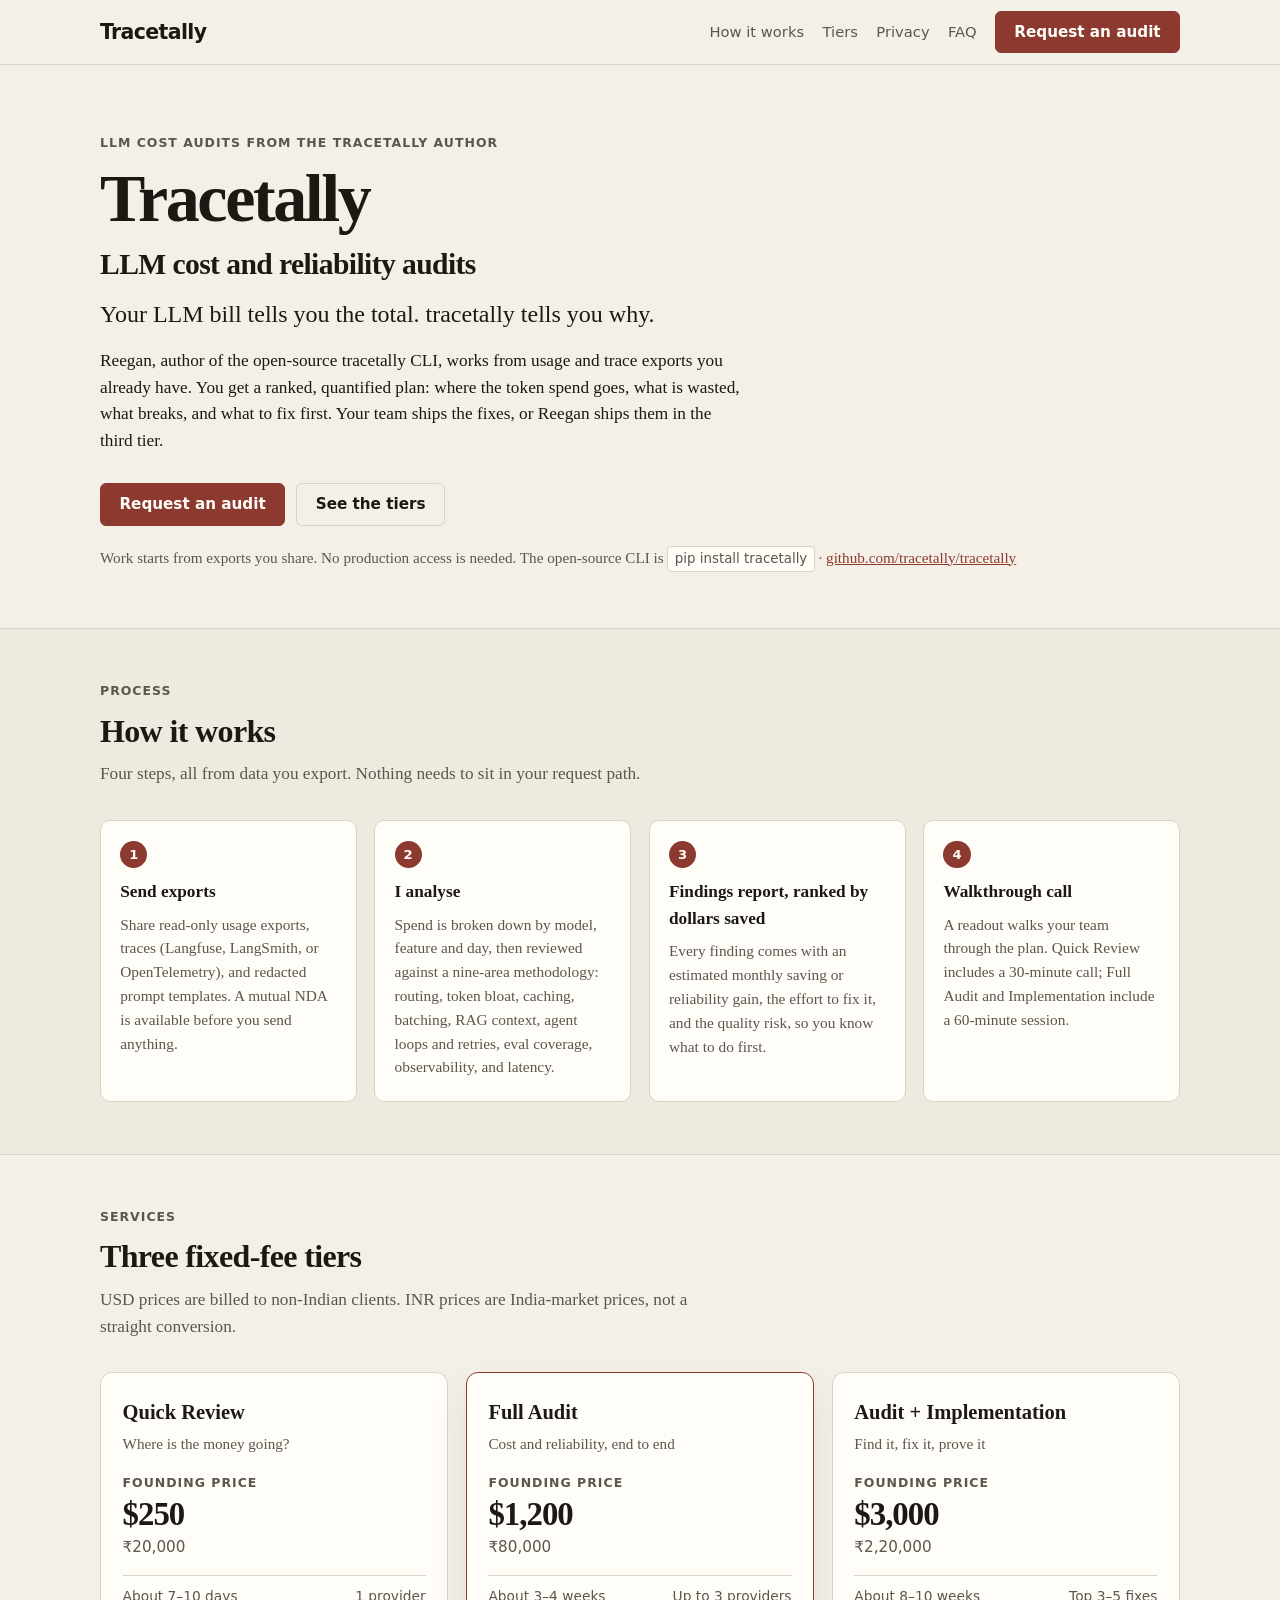
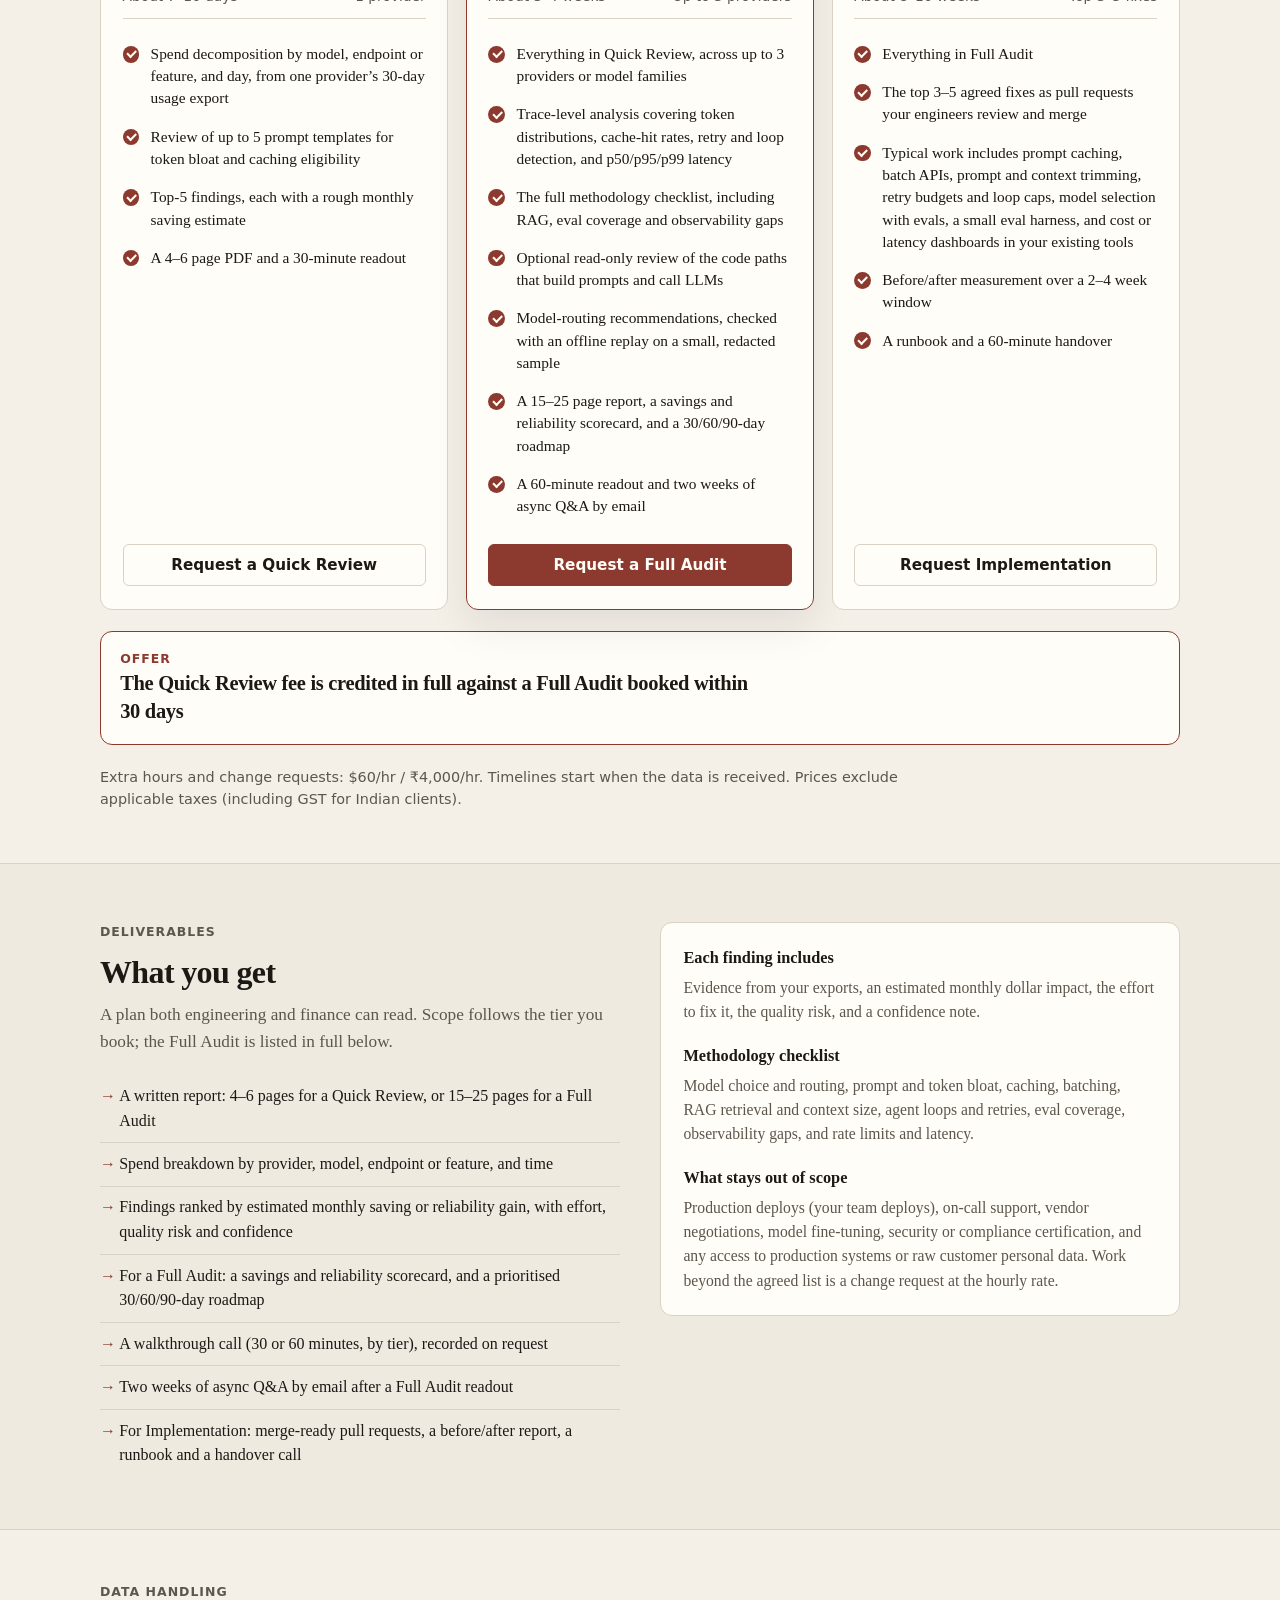
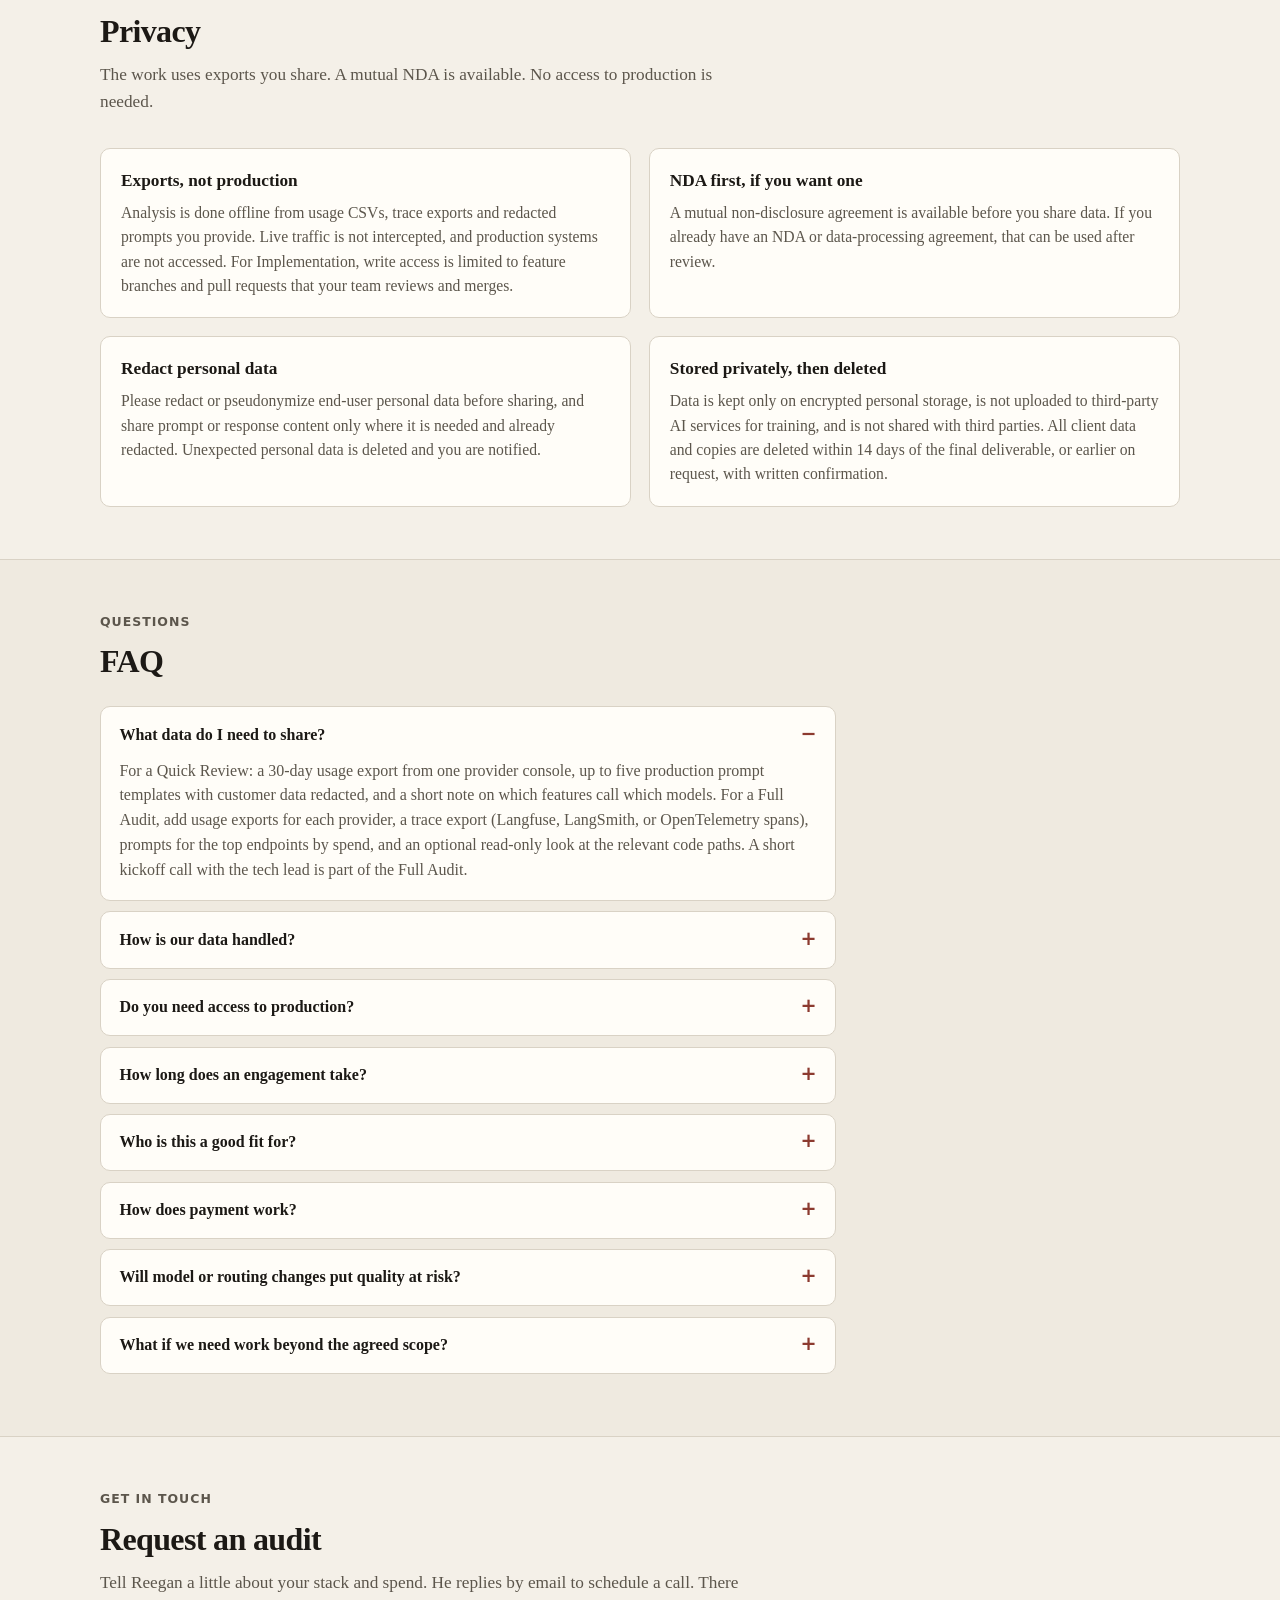
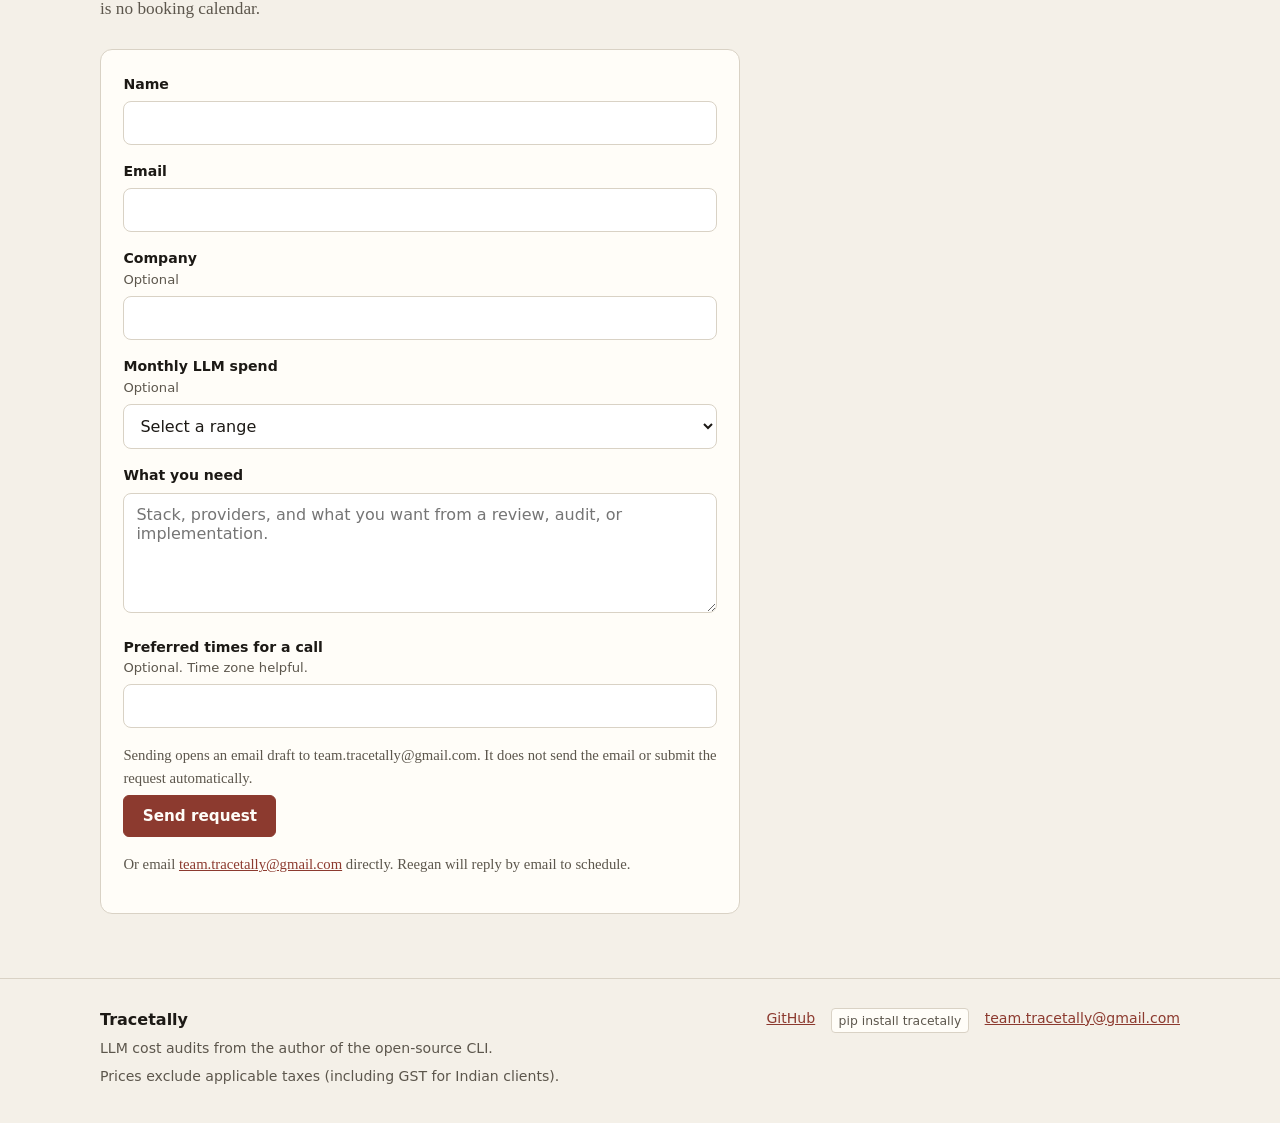
<file: docs/audit/index.html>
<!DOCTYPE html>
<html lang="en">
<head>
  <meta charset="utf-8">
  <meta http-equiv="Content-Security-Policy" content="default-src 'none'; base-uri 'none'; object-src 'none'; frame-src 'none'; connect-src 'none'; img-src 'none'; font-src 'none'; script-src 'sha256-FUxHGLB1vfv58eV/yk/9C7vUtTzakbT8khtqGfjsJd4='; script-src-attr 'none'; style-src 'sha256-UFa619F3C3zmXF2ZyB0x9EsMA/kPrNompE18LWoX5l8='; style-src-attr 'none'; form-action mailto: https:">
  <meta name="viewport" content="width=device-width, initial-scale=1">
  <title>LLM cost audits — Tracetally</title>
  <meta name="description" content="LLM cost and reliability audits from the author of tracetally. Work starts from exports you share. No production access is required.">
  <style>
    :root {
      --ink: #1c1915;
      --muted: #5c564c;
      --line: #d9d2c5;
      --paper: #f4f0e8;
      --card: #fffdf8;
      --accent: #8c3a2f;
      --accent-d: #6f2d24;
      --focus: #1c1915;
    }

    * { box-sizing: border-box; }

    html { scroll-behavior: smooth; }

    body {
      margin: 0;
      color: var(--ink);
      background: var(--paper);
      font-family: "Iowan Old Style", Palatino, "Palatino Linotype", Georgia, "Times New Roman", serif;
      line-height: 1.55;
      -webkit-font-smoothing: antialiased;
    }

    .sans,
    nav,
    .kicker,
    .btn,
    label,
    input,
    select,
    textarea,
    button,
    .meta,
    .price-label,
    .offer-kicker,
    .price-inr,
    .fine,
    .brand,
    .nav-brand span,
    footer,
    .skip,
    .code {
      font-family: ui-sans-serif, system-ui, -apple-system, "Segoe UI", Roboto, Helvetica, Arial, sans-serif;
    }

    a { color: var(--accent); }
    a:hover { color: var(--accent-d); }

    a:focus-visible,
    button:focus-visible,
    input:focus-visible,
    select:focus-visible,
    textarea:focus-visible {
      outline: 2px solid var(--focus);
      outline-offset: 2px;
    }

    .skip {
      position: absolute;
      left: 1rem;
      top: -3.5rem;
      z-index: 20;
      padding: 0.5rem 0.8rem;
      background: var(--ink);
      color: var(--card);
      text-decoration: none;
    }
    .skip:focus { top: 0.6rem; }

    .wrap {
      width: min(1080px, calc(100% - 2.5rem));
      margin: 0 auto;
    }

    /* Header */
    header.site {
      position: sticky;
      top: 0;
      z-index: 10;
      border-bottom: 1px solid var(--line);
      background: rgba(244, 240, 232, 0.92);
      backdrop-filter: blur(10px);
    }
    .brand {
      margin: 0;
      color: var(--ink);
      font-size: 1.28rem;
      font-weight: 650;
      letter-spacing: -0.03em;
      line-height: 1;
    }
    .site-bar {
      display: flex;
      align-items: center;
      justify-content: space-between;
      gap: 1rem;
      min-height: 4rem;
      flex-wrap: wrap;
      padding: 0.6rem 0;
    }
    .nav-brand {
      color: var(--ink);
      text-decoration: none;
      font-size: 1.15rem;
      font-weight: 600;
    }
    .nav-brand span {
      display: block;
      font-size: 0.72rem;
      font-weight: 500;
      letter-spacing: 0.06em;
      text-transform: uppercase;
      color: var(--muted);
    }
    nav ul {
      display: flex;
      flex-wrap: wrap;
      gap: 0.35rem 1.15rem;
      list-style: none;
      margin: 0;
      padding: 0;
      align-items: center;
    }
    nav a {
      color: var(--muted);
      text-decoration: none;
      font-size: 0.92rem;
      font-weight: 500;
    }
    nav a:hover { color: var(--ink); }
    nav a.btn { color: var(--card); }

    .btn {
      display: inline-flex;
      align-items: center;
      justify-content: center;
      gap: 0.35rem;
      padding: 0.7rem 1.15rem;
      border-radius: 6px;
      font-weight: 600;
      font-size: 0.95rem;
      text-decoration: none;
      border: 1px solid transparent;
      cursor: pointer;
      line-height: 1.2;
    }
    .btn-primary {
      background: var(--accent);
      color: #fffdf8;
      border-color: var(--accent);
    }
    .btn-primary:hover {
      background: var(--accent-d);
      color: #fffdf8;
      border-color: var(--accent-d);
    }
    .btn-ghost {
      background: transparent;
      color: var(--ink);
      border-color: var(--line);
    }
    .btn-ghost:hover {
      border-color: var(--ink);
      color: var(--ink);
    }

    /* Hero */
    .hero {
      padding: 4.25rem 0 3.5rem;
    }
    .kicker {
      margin: 0 0 0.7rem;
      color: var(--muted);
      font-size: 0.78rem;
      letter-spacing: 0.08em;
      text-transform: uppercase;
      font-weight: 600;
    }
    h1 {
      margin: 0;
      font-size: clamp(2.7rem, 6vw, 4.25rem);
      font-weight: 600;
      line-height: 1.02;
      letter-spacing: -0.035em;
    }
    .headline {
      margin: 0.85rem 0 0;
      max-width: 16em;
      font-size: clamp(1.35rem, 2.5vw, 1.85rem);
      font-weight: 600;
      line-height: 1.25;
      letter-spacing: -0.02em;
    }
    .tagline {
      margin: 0.9rem 0 0;
      font-size: clamp(1.2rem, 2.2vw, 1.5rem);
      line-height: 1.35;
      max-width: 36rem;
    }
    .lead {
      margin: 1.1rem 0 0;
      font-size: 1.08rem;
      color: var(--ink);
      max-width: 40rem;
    }
    .lead.muted, p.muted, .muted { color: var(--muted); }
    .cta-row {
      display: flex;
      flex-wrap: wrap;
      gap: 0.7rem;
      margin-top: 1.75rem;
    }
    .hero-note {
      margin: 1.25rem 0 0;
      color: var(--muted);
      font-size: 0.95rem;
    }
    .code {
      display: inline-block;
      padding: 0.12rem 0.4rem;
      background: var(--card);
      border: 1px solid var(--line);
      border-radius: 4px;
      font-size: 0.88em;
    }

    section {
      padding: 3.25rem 0;
    }
    section.alt {
      border-top: 1px solid var(--line);
      border-bottom: 1px solid var(--line);
      background: #efeae0;
    }
    h2 {
      margin: 0;
      font-size: clamp(1.55rem, 2.6vw, 2rem);
      font-weight: 600;
      letter-spacing: -0.02em;
      line-height: 1.2;
    }
    .section-lead {
      margin: 0.7rem 0 0;
      color: var(--muted);
      font-size: 1.08rem;
      max-width: 40rem;
    }

    /* How it works */
    .steps {
      display: grid;
      grid-template-columns: repeat(4, 1fr);
      gap: 1.1rem;
      margin: 2rem 0 0;
      list-style: none;
      padding: 0;
      counter-reset: step;
    }
    .steps li {
      background: var(--card);
      border: 1px solid var(--line);
      border-radius: 10px;
      padding: 1.25rem 1.2rem 1.35rem;
      counter-increment: step;
    }
    .steps li::before {
      content: counter(step);
      display: inline-flex;
      align-items: center;
      justify-content: center;
      width: 1.7rem;
      height: 1.7rem;
      margin-bottom: 0.7rem;
      border-radius: 999px;
      background: var(--accent);
      color: #fffdf8;
      font-family: ui-sans-serif, system-ui, sans-serif;
      font-size: 0.82rem;
      font-weight: 700;
    }
    .steps h3 {
      margin: 0 0 0.4rem;
      font-size: 1.08rem;
    }
    .steps p {
      margin: 0;
      color: var(--muted);
      font-size: 0.96rem;
    }

    /* Tiers */
    .tiers {
      display: grid;
      grid-template-columns: repeat(3, 1fr);
      gap: 1.1rem;
      margin: 2rem 0 0;
      align-items: stretch;
    }
    .tier {
      display: flex;
      flex-direction: column;
      background: var(--card);
      border: 1px solid var(--line);
      border-radius: 12px;
      padding: 1.45rem 1.35rem 1.4rem;
    }
    .tier.featured {
      border-color: var(--accent);
      box-shadow: 0 18px 40px rgba(28, 25, 21, 0.08);
    }
    .tier h3 {
      margin: 0;
      font-size: 1.28rem;
    }
    .tier .sub {
      margin: 0.25rem 0 0;
      color: var(--muted);
      font-size: 0.95rem;
    }
    .price-label {
      margin: 1.05rem 0 0;
      color: var(--muted);
      font-size: 0.78rem;
      font-weight: 600;
      letter-spacing: 0.08em;
      text-transform: uppercase;
    }
    .price {
      margin: 0.35rem 0 0;
      font-size: 2.05rem;
      font-weight: 600;
      letter-spacing: -0.03em;
      line-height: 1;
    }
    .price-inr {
      margin: 0.35rem 0 0;
      color: var(--muted);
      font-size: 0.95rem;
      font-weight: 500;
    }
    .meta {
      display: flex;
      justify-content: space-between;
      gap: 0.5rem;
      margin: 0.95rem 0 0.85rem;
      padding: 0.65rem 0;
      border-top: 1px solid var(--line);
      border-bottom: 1px solid var(--line);
      color: var(--muted);
      font-size: 0.86rem;
      font-weight: 500;
    }
    .tier ul {
      margin: 0.15rem 0 1.15rem;
      padding: 0;
      list-style: none;
      flex: 1;
    }
    .tier li {
      position: relative;
      margin: 0;
      padding: 0.5rem 0 0.5rem 1.75rem;
      font-size: 0.96rem;
      line-height: 1.45;
    }
    .tier li::before,
    .tier li::after {
      content: "";
      position: absolute;
      pointer-events: none;
    }
    .tier li::before {
      left: 0;
      top: 0.68rem;
      width: 1.05rem;
      height: 1.05rem;
      border-radius: 50%;
      background: var(--accent);
    }
    .tier li::after {
      left: 0.26rem;
      top: 0.96rem;
      width: 0.42rem;
      height: 0.22rem;
      border-left: 2px solid var(--card);
      border-bottom: 2px solid var(--card);
      transform: rotate(-45deg);
    }
    .offer {
      margin: 1.35rem 0 0;
      padding: 1.05rem 1.2rem 1.1rem;
      background: var(--card);
      border: 1px solid var(--accent);
      border-radius: 12px;
    }
    .offer p { margin: 0; }
    .offer-kicker {
      margin: 0 0 0.4rem;
      color: var(--accent);
      font-size: 0.78rem;
      font-weight: 700;
      letter-spacing: 0.08em;
      text-transform: uppercase;
    }
    .offer-text {
      max-width: 40rem;
      font-size: clamp(1.05rem, 2.1vw, 1.28rem);
      font-weight: 600;
      line-height: 1.4;
      letter-spacing: -0.015em;
    }
    .tier .btn { width: 100%; margin-top: auto; }
    .fine {
      margin: 1.35rem 0 0;
      color: var(--muted);
      font-size: 0.9rem;
      max-width: 52rem;
    }

    /* What you get / privacy */
    .split {
      display: grid;
      grid-template-columns: 1fr 1fr;
      gap: 2.5rem;
      align-items: start;
      margin-top: 0.4rem;
    }
    .checks {
      margin: 1.2rem 0 0;
      padding: 0;
      list-style: none;
    }
    .checks li {
      position: relative;
      padding: 0.55rem 0 0.55rem 1.2rem;
      border-bottom: 1px solid var(--line);
    }
    .checks li:last-child { border-bottom: 0; }
    .checks li::before {
      content: "→";
      position: absolute;
      left: 0;
      color: var(--accent);
      font-weight: 700;
    }
    .panel {
      background: var(--card);
      border: 1px solid var(--line);
      border-radius: 12px;
      padding: 1.35rem 1.4rem;
    }
    .panel h3 {
      margin: 1.15rem 0 0.35rem;
      font-size: 1.02rem;
    }
    .panel h3:first-child { margin-top: 0; }
    .panel p {
      margin: 0;
      color: var(--muted);
      font-size: 0.98rem;
    }
    .privacy-grid {
      display: grid;
      grid-template-columns: 1fr 1fr;
      gap: 1.1rem;
      margin: 2rem 0 0;
    }
    .privacy-grid article {
      background: var(--card);
      border: 1px solid var(--line);
      border-radius: 10px;
      padding: 1.2rem 1.25rem;
    }
    .privacy-grid h3 {
      margin: 0 0 0.4rem;
      font-size: 1.08rem;
    }
    .privacy-grid p {
      margin: 0;
      color: var(--muted);
      font-size: 0.98rem;
    }

    /* FAQ */
    .faq {
      max-width: 46rem;
      margin: 1.6rem 0 0;
    }
    details {
      background: var(--card);
      border: 1px solid var(--line);
      border-radius: 10px;
      padding: 0.95rem 1.15rem;
      margin-bottom: 0.65rem;
    }
    summary {
      cursor: pointer;
      font-weight: 600;
      list-style: none;
      display: flex;
      justify-content: space-between;
      gap: 1rem;
      align-items: baseline;
    }
    summary::-webkit-details-marker { display: none; }
    summary::after {
      content: "+";
      color: var(--accent);
      font-weight: 700;
      font-size: 1.2rem;
      line-height: 1;
      font-family: ui-sans-serif, system-ui, sans-serif;
    }
    details[open] summary::after { content: "−"; }
    details p {
      margin: 0.7rem 0 0.15rem;
      color: var(--muted);
    }

    /* Form */
    #request.form-section { padding-bottom: 4rem; }
    form {
      margin: 1.6rem 0 0;
      background: var(--card);
      border: 1px solid var(--line);
      border-radius: 12px;
      padding: 1.5rem 1.4rem 1.4rem;
      max-width: 40rem;
    }
    .field { margin: 0 0 1rem; }
    .field label,
    .field .lbl {
      display: block;
      font-size: 0.88rem;
      font-weight: 600;
      margin-bottom: 0.35rem;
    }
    .hint {
      display: block;
      font-weight: 400;
      color: var(--muted);
      font-size: 0.82rem;
    }
    input[type="text"],
    input[type="email"],
    select,
    textarea {
      width: 100%;
      min-height: 2.75rem;
      padding: 0.7rem 0.75rem;
      border: 1px solid var(--line);
      border-radius: 8px;
      background: #fff;
      color: var(--ink);
      font-size: 1rem;
    }
    textarea { min-height: 7.5rem; resize: vertical; }
    form .btn { margin-top: 0.3rem; }
    .form-foot {
      margin: 1rem 0 0;
      color: var(--muted);
      font-size: 0.92rem;
    }
    .form-status {
      margin: 0.9rem 0 0;
      font-size: 0.95rem;
    }
    .form-status.ok { color: #215c3a; }
    .form-status.err { color: #8c3a2f; }

    footer {
      border-top: 1px solid var(--line);
      padding: 1.8rem 0 2.2rem;
      color: var(--muted);
      font-size: 0.88rem;
    }
    footer .wrap {
      display: flex;
      flex-wrap: wrap;
      gap: 0.6rem 1.4rem;
      justify-content: space-between;
      align-items: flex-start;
    }
    footer ul {
      display: flex;
      flex-wrap: wrap;
      gap: 0.35rem 1rem;
      list-style: none;
      margin: 0;
      padding: 0;
    }
    footer p { margin: 0.35rem 0 0; max-width: 40rem; }
    footer strong {
      color: var(--ink);
      font-family: inherit;
      font-size: 1rem;
    }

    @media (max-width: 900px) {
      .steps, .tiers, .split, .privacy-grid { grid-template-columns: 1fr; }
      .steps { grid-template-columns: 1fr 1fr; }
    }
    @media (max-width: 600px) {
      .wrap { width: min(1080px, calc(100% - 1.5rem)); }
      section { padding: 2.4rem 0; }
      .hero { padding: 2.4rem 0 2rem; }
      h1 { font-size: 2.55rem; }
      .steps { grid-template-columns: 1fr; }
      .site-bar { align-items: flex-start; }
      .cta-row .btn { flex: 1 1 12rem; }
      nav .btn { padding: 0.55rem 0.8rem; }
    }
    @media (prefers-reduced-motion: reduce) {
      html { scroll-behavior: auto; }
    }
  </style>
</head>
<body data-form-endpoint="">
  <!--
    FORM_ENDPOINT
    Set data-form-endpoint on body to an absolute https URL once a form
    service exists. Leave it empty until then. Empty values, and any value
    that is not an absolute https URL, fall back to
    mailto:team.tracetally@gmail.com with the subject "Audit request"
    and the field values in the body. http and javascript URLs are rejected.
    Keep this comment and the data-form-endpoint value in sync.
  -->

  <a class="skip" href="#main">Skip to content</a>

  <header class="site">
    <div class="wrap site-bar">
      <p class="brand">Tracetally</p>
      <nav aria-label="Page">
        <ul>
          <li><a href="#how">How it works</a></li>
          <li><a href="#tiers">Tiers</a></li>
          <li><a href="#privacy">Privacy</a></li>
          <li><a href="#faq">FAQ</a></li>
          <li><a class="btn btn-primary" href="#request">Request an audit</a></li>
        </ul>
      </nav>
    </div>
  </header>

  <main id="main">
    <section class="hero">
      <div class="wrap">
        <p class="kicker">LLM cost audits from the tracetally author</p>
        <h1>Tracetally</h1>
        <p class="headline">LLM cost and reliability audits</p>
        <p class="tagline">Your LLM bill tells you the total. tracetally tells you why.</p>
        <p class="lead">Reegan, author of the open-source tracetally CLI, works from usage and trace exports you already have. You get a ranked, quantified plan: where the token spend goes, what is wasted, what breaks, and what to fix first. Your team ships the fixes, or Reegan ships them in the third tier.</p>
        <div class="cta-row">
          <a class="btn btn-primary" href="#request">Request an audit</a>
          <a class="btn btn-ghost" href="#tiers">See the tiers</a>
        </div>
        <p class="hero-note">Work starts from exports you share. No production access is needed. The open-source CLI is <code class="code">pip install tracetally</code> · <a href="https://github.com/tracetally/tracetally">github.com/tracetally/tracetally</a></p>
      </div>
    </section>

    <section id="how" class="alt">
      <div class="wrap">
        <p class="kicker">Process</p>
        <h2>How it works</h2>
        <p class="section-lead">Four steps, all from data you export. Nothing needs to sit in your request path.</p>
        <ol class="steps">
          <li>
            <h3>Send exports</h3>
            <p>Share read-only usage exports, traces (Langfuse, LangSmith, or OpenTelemetry), and redacted prompt templates. A mutual NDA is available before you send anything.</p>
          </li>
          <li>
            <h3>I analyse</h3>
            <p>Spend is broken down by model, feature and day, then reviewed against a nine-area methodology: routing, token bloat, caching, batching, RAG context, agent loops and retries, eval coverage, observability, and latency.</p>
          </li>
          <li>
            <h3>Findings report, ranked by dollars saved</h3>
            <p>Every finding comes with an estimated monthly saving or reliability gain, the effort to fix it, and the quality risk, so you know what to do first.</p>
          </li>
          <li>
            <h3>Walkthrough call</h3>
            <p>A readout walks your team through the plan. Quick Review includes a 30-minute call; Full Audit and Implementation include a 60-minute session.</p>
          </li>
        </ol>
      </div>
    </section>

    <section id="tiers">
      <div class="wrap">
        <p class="kicker">Services</p>
        <h2>Three fixed-fee tiers</h2>
        <p class="section-lead">USD prices are billed to non-Indian clients. INR prices are India-market prices, not a straight conversion.</p>

        <div class="tiers">
          <article class="tier">
            <h3>Quick Review</h3>
            <p class="sub">Where is the money going?</p>
            <p class="price-label">Founding price</p>
            <p class="price">$250</p>
            <p class="price-inr">₹20,000</p>
            <p class="meta"><span>About 7–10 days</span><span>1 provider</span></p>
            <ul>
              <li>Spend decomposition by model, endpoint or feature, and day, from one provider’s 30-day usage export</li>
              <li>Review of up to 5 prompt templates for token bloat and caching eligibility</li>
              <li>Top-5 findings, each with a rough monthly saving estimate</li>
              <li>A 4–6 page PDF and a 30-minute readout</li>
            </ul>
            <a class="btn btn-ghost" href="#request">Request a Quick Review</a>
          </article>

          <article class="tier featured">
            <h3>Full Audit</h3>
            <p class="sub">Cost and reliability, end to end</p>
            <p class="price-label">Founding price</p>
            <p class="price">$1,200</p>
            <p class="price-inr">₹80,000</p>
            <p class="meta"><span>About 3–4 weeks</span><span>Up to 3 providers</span></p>
            <ul>
              <li>Everything in Quick Review, across up to 3 providers or model families</li>
              <li>Trace-level analysis covering token distributions, cache-hit rates, retry and loop detection, and p50/p95/p99 latency</li>
              <li>The full methodology checklist, including RAG, eval coverage and observability gaps</li>
              <li>Optional read-only review of the code paths that build prompts and call LLMs</li>
              <li>Model-routing recommendations, checked with an offline replay on a small, redacted sample</li>
              <li>A 15–25 page report, a savings and reliability scorecard, and a 30/60/90-day roadmap</li>
              <li>A 60-minute readout and two weeks of async Q&amp;A by email</li>
            </ul>
            <a class="btn btn-primary" href="#request">Request a Full Audit</a>
          </article>

          <article class="tier">
            <h3>Audit + Implementation</h3>
            <p class="sub">Find it, fix it, prove it</p>
            <p class="price-label">Founding price</p>
            <p class="price">$3,000</p>
            <p class="price-inr">₹2,20,000</p>
            <p class="meta"><span>About 8–10 weeks</span><span>Top 3–5 fixes</span></p>
            <ul>
              <li>Everything in Full Audit</li>
              <li>The top 3–5 agreed fixes as pull requests your engineers review and merge</li>
              <li>Typical work includes prompt caching, batch APIs, prompt and context trimming, retry budgets and loop caps, model selection with evals, a small eval harness, and cost or latency dashboards in your existing tools</li>
              <li>Before/after measurement over a 2–4 week window</li>
              <li>A runbook and a 60-minute handover</li>
            </ul>
            <a class="btn btn-ghost" href="#request">Request Implementation</a>
          </article>
        </div>

        <aside class="offer">
          <p class="offer-kicker">Offer</p>
          <p class="offer-text">The Quick Review fee is credited in full against a Full Audit booked within 30 days</p>
        </aside>

        <p class="fine">Extra hours and change requests: $60/hr / ₹4,000/hr. Timelines start when the data is received. Prices exclude applicable taxes (including GST for Indian clients).</p>
      </div>
    </section>

    <section id="deliverables" class="alt">
      <div class="wrap split">
        <div>
          <p class="kicker">Deliverables</p>
          <h2>What you get</h2>
          <p class="section-lead">A plan both engineering and finance can read. Scope follows the tier you book; the Full Audit is listed in full below.</p>
          <ul class="checks">
            <li>A written report: 4–6 pages for a Quick Review, or 15–25 pages for a Full Audit</li>
            <li>Spend breakdown by provider, model, endpoint or feature, and time</li>
            <li>Findings ranked by estimated monthly saving or reliability gain, with effort, quality risk and confidence</li>
            <li>For a Full Audit: a savings and reliability scorecard, and a prioritised 30/60/90-day roadmap</li>
            <li>A walkthrough call (30 or 60 minutes, by tier), recorded on request</li>
            <li>Two weeks of async Q&amp;A by email after a Full Audit readout</li>
            <li>For Implementation: merge-ready pull requests, a before/after report, a runbook and a handover call</li>
          </ul>
        </div>
        <aside class="panel" aria-label="How findings are sized">
          <h3>Each finding includes</h3>
          <p>Evidence from your exports, an estimated monthly dollar impact, the effort to fix it, the quality risk, and a confidence note.</p>
          <h3>Methodology checklist</h3>
          <p>Model choice and routing, prompt and token bloat, caching, batching, RAG retrieval and context size, agent loops and retries, eval coverage, observability gaps, and rate limits and latency.</p>
          <h3>What stays out of scope</h3>
          <p>Production deploys (your team deploys), on-call support, vendor negotiations, model fine-tuning, security or compliance certification, and any access to production systems or raw customer personal data. Work beyond the agreed list is a change request at the hourly rate.</p>
        </aside>
      </div>
    </section>

    <section id="privacy">
      <div class="wrap">
        <p class="kicker">Data handling</p>
        <h2>Privacy</h2>
        <p class="section-lead">The work uses exports you share. A mutual NDA is available. No access to production is needed.</p>
        <div class="privacy-grid">
          <article>
            <h3>Exports, not production</h3>
            <p>Analysis is done offline from usage CSVs, trace exports and redacted prompts you provide. Live traffic is not intercepted, and production systems are not accessed. For Implementation, write access is limited to feature branches and pull requests that your team reviews and merges.</p>
          </article>
          <article>
            <h3>NDA first, if you want one</h3>
            <p>A mutual non-disclosure agreement is available before you share data. If you already have an NDA or data-processing agreement, that can be used after review.</p>
          </article>
          <article>
            <h3>Redact personal data</h3>
            <p>Please redact or pseudonymize end-user personal data before sharing, and share prompt or response content only where it is needed and already redacted. Unexpected personal data is deleted and you are notified.</p>
          </article>
          <article>
            <h3>Stored privately, then deleted</h3>
            <p>Data is kept only on encrypted personal storage, is not uploaded to third-party AI services for training, and is not shared with third parties. All client data and copies are deleted within 14 days of the final deliverable, or earlier on request, with written confirmation.</p>
          </article>
        </div>
      </div>
    </section>

    <section id="faq" class="alt">
      <div class="wrap">
        <p class="kicker">Questions</p>
        <h2>FAQ</h2>
        <div class="faq">
          <details open>
            <summary>What data do I need to share?</summary>
            <p>For a Quick Review: a 30-day usage export from one provider console, up to five production prompt templates with customer data redacted, and a short note on which features call which models. For a Full Audit, add usage exports for each provider, a trace export (Langfuse, LangSmith, or OpenTelemetry spans), prompts for the top endpoints by spend, and an optional read-only look at the relevant code paths. A short kickoff call with the tech lead is part of the Full Audit.</p>
          </details>
          <details>
            <summary>How is our data handled?</summary>
            <p>A mutual NDA is available first. Access is read-only, except for feature-branch pull requests in the Implementation tier. Please redact personal data before sharing. Data stays on encrypted personal storage, is analysed with offline tooling, is not used to train anything, and is deleted within 14 days of the final deliverable, with written confirmation.</p>
          </details>
          <details>
            <summary>Do you need access to production?</summary>
            <p>No. Production systems are not accessed, and live traffic is not intercepted. Everything starts from exports you share. In Audit + Implementation, pull requests are opened on feature branches; your team reviews, merges and deploys.</p>
          </details>
          <details>
            <summary>How long does an engagement take?</summary>
            <p>Quick Review takes about 7–10 days, a Full Audit about 3–4 weeks, and Audit + Implementation about 8–10 weeks, counted from when the data is received.</p>
          </details>
          <details>
            <summary>Who is this a good fit for?</summary>
            <p>Teams with an LLM feature in production (chat, RAG, agents, or extraction) and some form of logging or tracing. The usual fit is monthly LLM API spend of about $1,500 to $50,000 (₹1.5L to ₹45L). Below about $1,000 a month, the fee rarely pays back, and that will be said plainly on the intro call.</p>
          </details>
          <details>
            <summary>How does payment work?</summary>
            <p>Quick Review is 100% upfront. Full Audit is 50% at kickoff and 50% on delivery of the report. Audit + Implementation is 40% at kickoff, 30% at the audit report, and 30% at handover. International clients are invoiced in USD; Indian companies in INR. Prices exclude applicable taxes (including GST for Indian clients).</p>
          </details>
          <details>
            <summary>Will model or routing changes put quality at risk?</summary>
            <p>Routing recommendations are checked with an offline replay on a small, redacted sample, and against your evals when you have them. Where there are no evals, a small golden set can be part of the plan. Some changes, such as enabling caching or moving asynchronous jobs to a batch API, do not change model outputs.</p>
          </details>
          <details>
            <summary>What if we need work beyond the agreed scope?</summary>
            <p>Work beyond the agreed fix list is a change request at $60/hr / ₹4,000/hr. Production deploys stay with your team. The Quick Review fee is credited in full against a Full Audit booked within 30 days.</p>
          </details>
        </div>
      </div>
    </section>

    <section id="request" class="form-section">
      <div class="wrap">
        <p class="kicker">Get in touch</p>
        <h2>Request an audit</h2>
        <p class="section-lead">Tell Reegan a little about your stack and spend. He replies by email to schedule a call. There is no booking calendar.</p>

        <form
          id="audit-form"
          action="mailto:team.tracetally@gmail.com?subject=Audit%20request"
          method="post"
          enctype="text/plain">
          <div class="field">
            <label for="name">Name</label>
            <input id="name" name="Name" type="text" autocomplete="name" required>
          </div>
          <div class="field">
            <label for="email">Email</label>
            <input id="email" name="Email" type="email" autocomplete="email" required>
          </div>
          <div class="field">
            <label for="company">Company <span class="hint">Optional</span></label>
            <input id="company" name="Company" type="text" autocomplete="organization">
          </div>
          <div class="field">
            <label for="spend">Monthly LLM spend <span class="hint">Optional</span></label>
            <select id="spend" name="Monthly LLM spend">
              <option value="">Select a range</option>
              <option>Under $1,000</option>
              <option>$1,000–$3,000</option>
              <option>$3,000–$10,000</option>
              <option>$10,000–$50,000</option>
              <option>Over $50,000</option>
              <option>Prefer not to say</option>
            </select>
          </div>
          <div class="field">
            <label for="need">What you need</label>
            <textarea id="need" name="What you need" required placeholder="Stack, providers, and what you want from a review, audit, or implementation."></textarea>
          </div>
          <div class="field">
            <label for="times">Preferred times for a call <span class="hint">Optional. Time zone helpful.</span></label>
            <input id="times" name="Preferred times for a call" type="text" autocomplete="off">
          </div>
          <p class="form-foot">Sending opens an email draft to team.tracetally@gmail.com. It does not send the email or submit the request automatically.</p>
          <button class="btn btn-primary" type="submit">Send request</button>
          <p class="form-foot">Or email <a href="mailto:team.tracetally@gmail.com?subject=Audit%20request">team.tracetally@gmail.com</a> directly. Reegan will reply by email to schedule.</p>
          <p id="form-status" class="form-status" role="status" aria-live="polite"></p>
        </form>
      </div>
    </section>
  </main>

  <footer>
    <div class="wrap">
      <div>
        <strong>Tracetally</strong>
        <p>LLM cost audits from the author of the open-source CLI.</p>
        <p>Prices exclude applicable taxes (including GST for Indian clients).</p>
      </div>
      <ul>
        <li><a href="https://github.com/tracetally/tracetally">GitHub</a></li>
        <li><code class="code">pip install tracetally</code></li>
        <li><a href="mailto:team.tracetally@gmail.com">team.tracetally@gmail.com</a></li>
      </ul>
    </div>
  </footer>

  <script>
    (function () {
      var form = document.getElementById("audit-form");
      if (!form) return;
      var status = document.getElementById("form-status");
      var mail = "team.tracetally@gmail.com";

      function fieldValue(id) {
        var el = document.getElementById(id);
        return el ? (el.value || "").trim() : "";
      }

      function bodyText() {
        return [
          "Name: " + fieldValue("name"),
          "Email: " + fieldValue("email"),
          "Company: " + fieldValue("company"),
          "Monthly LLM spend: " + fieldValue("spend"),
          "What you need:",
          fieldValue("need"),
          "",
          "Preferred times for a call: " + fieldValue("times")
        ].join("\n");
      }

      function httpsEndpoint(value) {
        try {
          var url = new URL((value || "").trim());
          if (url.protocol !== "https:" || !url.hostname) return "";
          if (url.href.indexOf("https://") !== 0) return "";
          return url.href;
        } catch (err) {
          return "";
        }
      }

      form.addEventListener("submit", function (event) {
        var action = httpsEndpoint(document.body.getAttribute("data-form-endpoint"));
        if (action) {
          form.setAttribute("action", action);
          form.setAttribute("method", "post");
          form.removeAttribute("enctype");
          return;
        }
        event.preventDefault();
        if (typeof form.reportValidity === "function" && !form.reportValidity()) return;
        var url = "mailto:" + mail +
          "?subject=" + encodeURIComponent("Audit request") +
          "&body=" + encodeURIComponent(bodyText());
        window.location.href = url;
        if (status) {
          status.className = "form-status ok";
          status.textContent = "Your email app should open with the request filled in. If it does not, write to " + mail + ".";
        }
      });
    })();
  </script>
</body>
</html>
</file>
